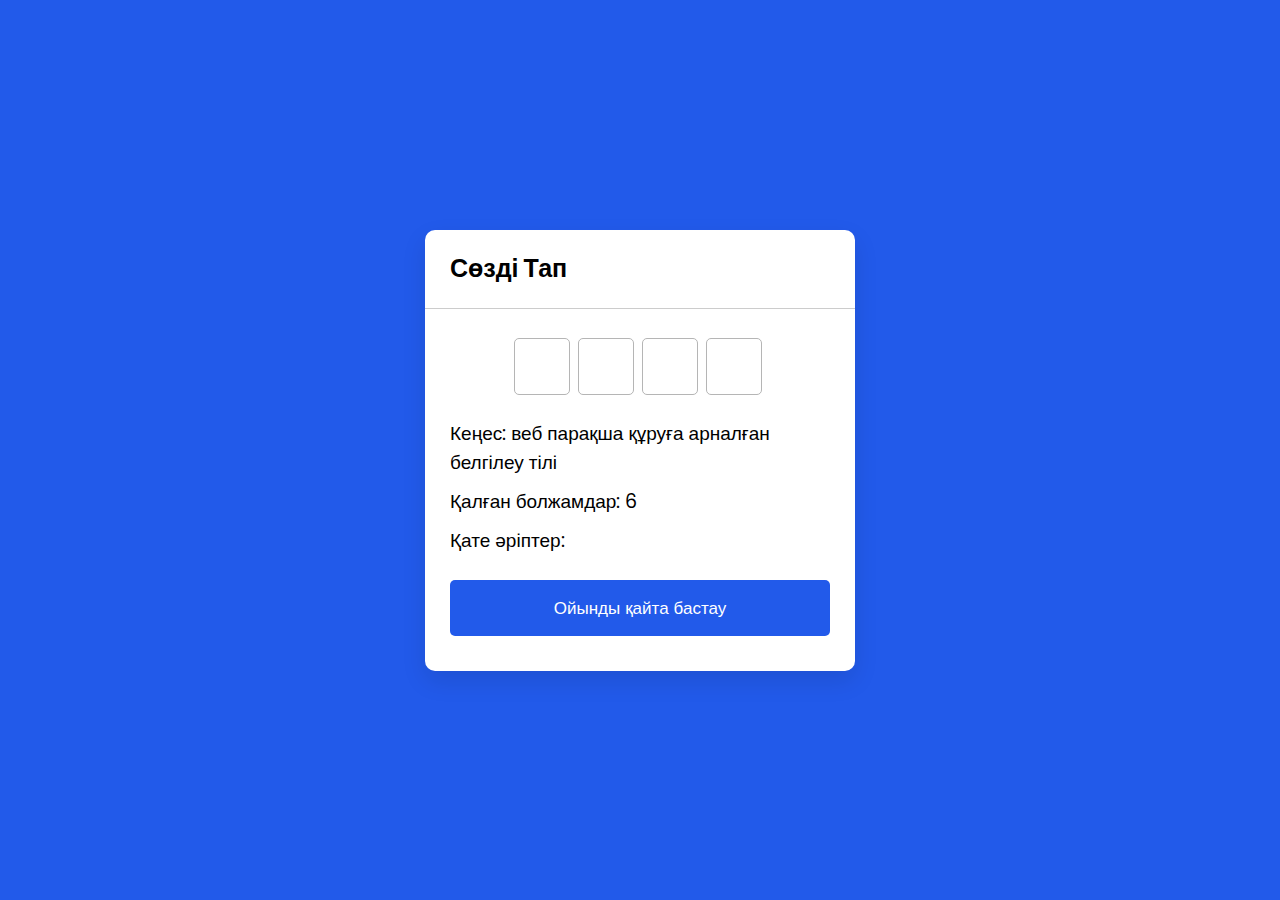
<file: game.html>
<!DOCTYPE html>
<html lang="en" dir="ltr">
  <head>
    <meta charset="utf-8">
    <title>Сөзді Тап Ойыны</title>
    <link rel="stylesheet" href="game\game.css">
    <meta name="viewport" content="width=device-width, initial-scale=1.0">
  </head>
  <body>
    <div class="wrapper">
      <h1>Сөзді Тап</h1>
      <div class="content">
        <input type="text" class="typing-input" maxlength="1">
        <div class="inputs"></div>
        <div class="details">
          <p class="hint">Кеңес: <span></span></p>
          <p class="guess-left">Қалған болжамдар: <span></span></p>
          <p class="wrong-letter">Қате әріптер: <span></span></p>
        </div>
        <button class="reset-btn">Ойынды қайта бастау</button>
      </div>
    </div>

    <script src="game\words.js"></script>
    <script src="game\game.js"></script>

  </body>
</html>
</file>
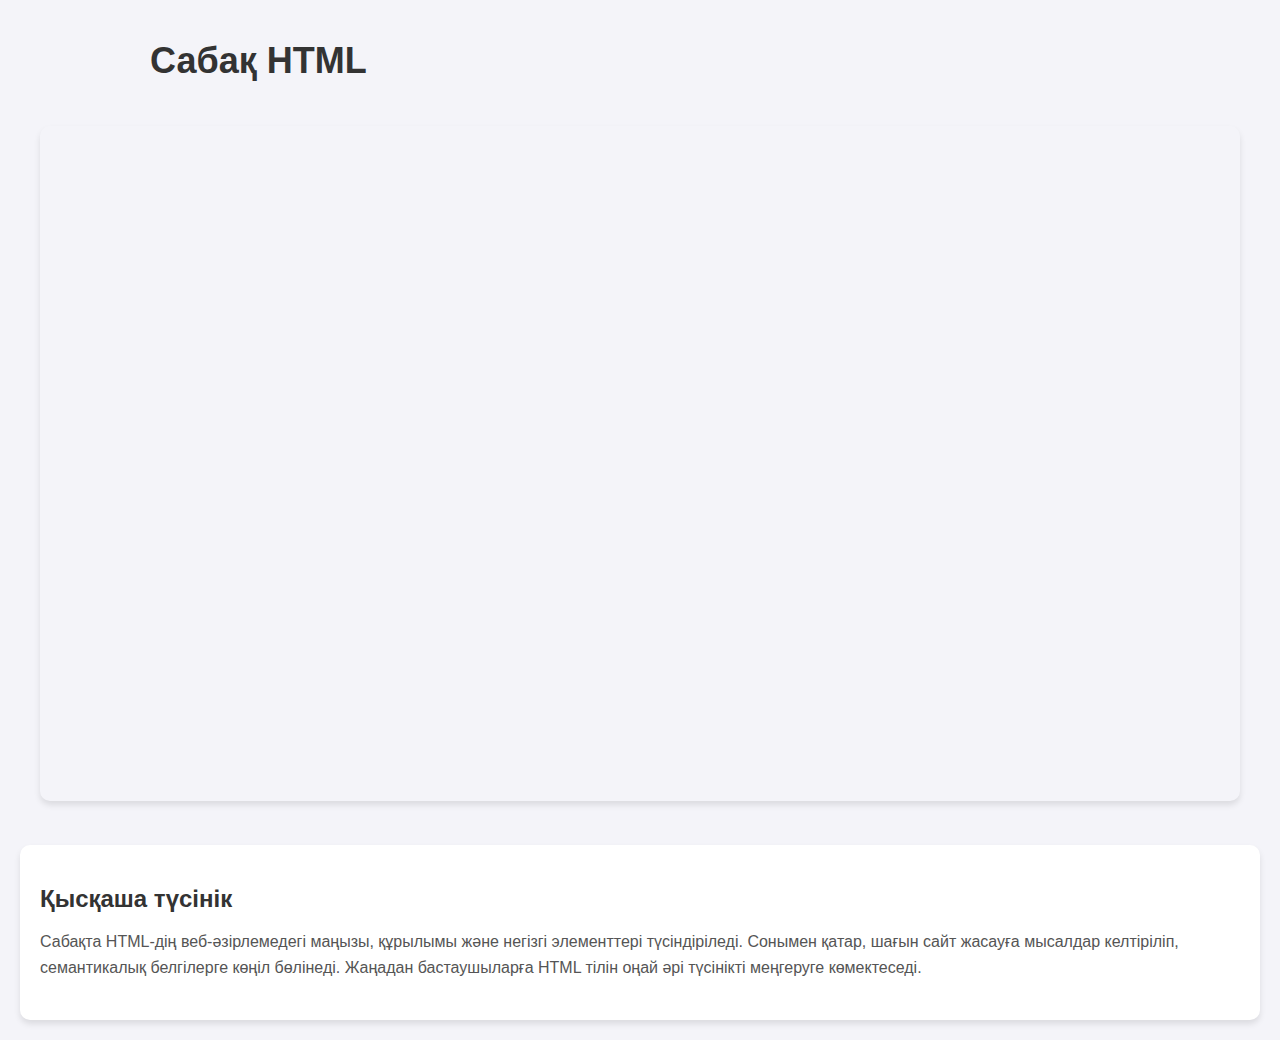
<file: course/htmlll.html>
<!DOCTYPE html>
<html lang="ru">
<head>
    <meta charset="UTF-8">
    <meta name="viewport" content="width=device-width, initial-scale=1.0">
    <title>Курстар тізімі</title>
    <link rel="stylesheet" href="course.css">
</head>
<body>
    <main>
        <h1 class="title">Сабақ HTML</h1>
        <div class="course-container">
            <div class="video-container">
                <iframe src="https://www.youtube.com/embed/JtZO7bp8BOY?si=TQUeuVuP1s_EMvOk" frameborder="0" allow="accelerometer; autoplay; encrypted-media; gyroscope; picture-in-picture" allowfullscreen></iframe>
            </div>
            <div class="course-description">
                <h2>Қысқаша түсінік</h2>
                <p class="description-text">
                    Сабақта HTML-дің веб-әзірлемедегі маңызы, құрылымы және негізгі элементтері түсіндіріледі. Сонымен қатар, шағын сайт жасауға мысалдар келтіріліп, семантикалық белгілерге көңіл бөлінеді. Жаңадан бастаушыларға HTML тілін оңай әрі түсінікті меңгеруге көмектеседі.
                </p>
            </div>
        </div>
    </main>
</body>
</html>
</file>
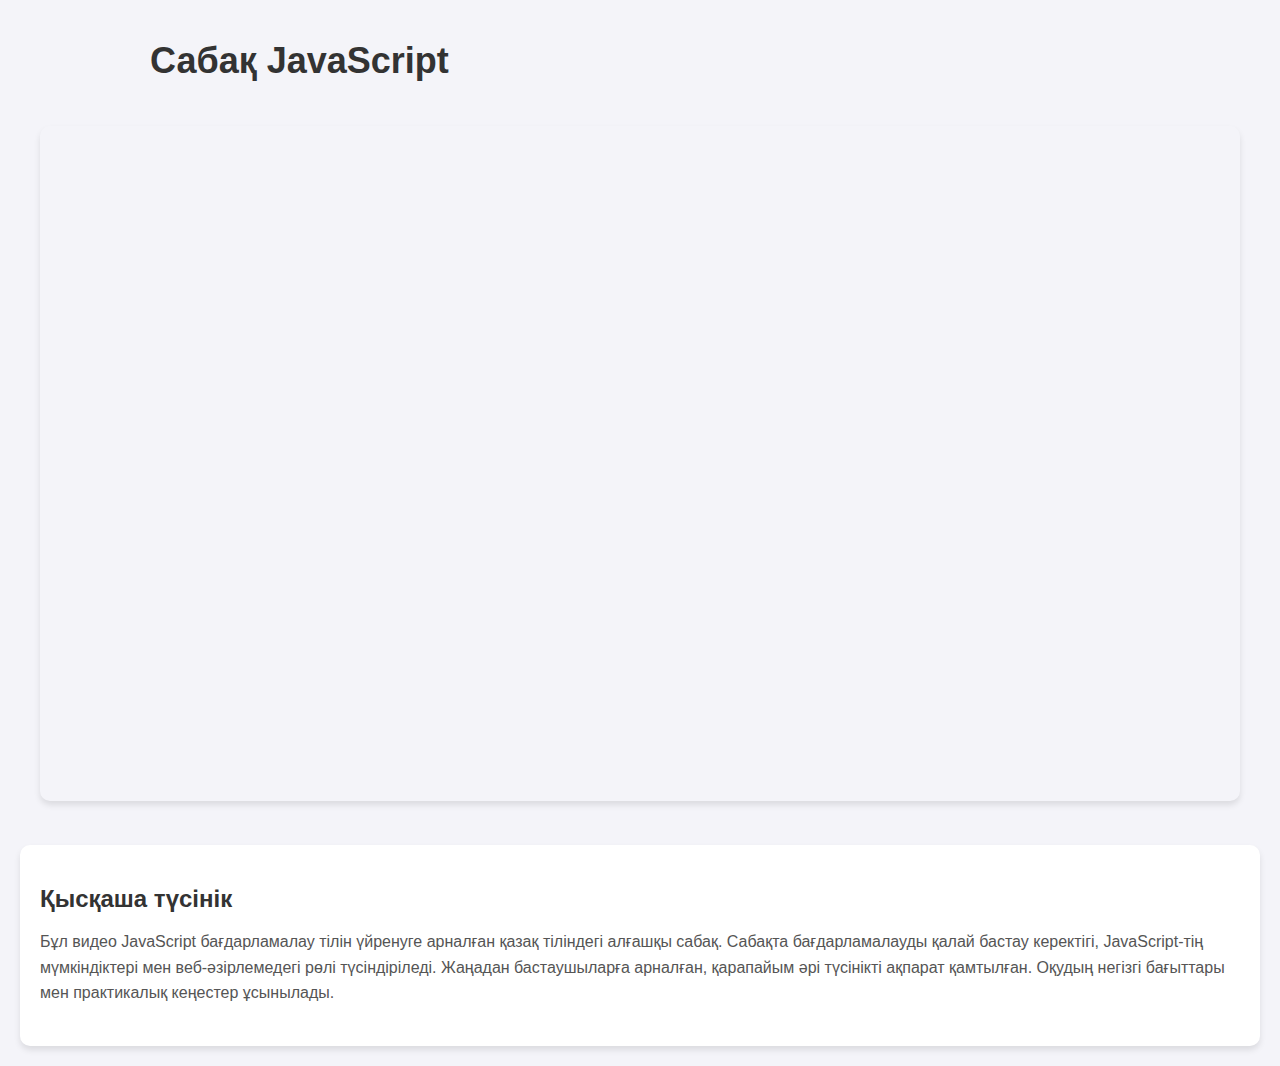
<file: course/js.html>
<!DOCTYPE html>
<html lang="ru">
<head>
    <meta charset="UTF-8">
    <meta name="viewport" content="width=device-width, initial-scale=1.0">
    <title>Курстар тізімі</title>
    <link rel="stylesheet" href="course.css">
</head>
<body>
    <main>
        <h1 class="title">Сабақ JavaScript</h1>
        <div class="course-container">
            <div class="video-container">
                <iframe src="https://www.youtube.com/embed/XApZ89gE0uI?si=QsOVNmOlGM8kzvo1" frameborder="0" allow="accelerometer; autoplay; encrypted-media; gyroscope; picture-in-picture" allowfullscreen></iframe>
            </div>
            <div class="course-description">
                <h2>Қысқаша түсінік</h2>
                <p class="description-text">
                    Бұл видео JavaScript бағдарламалау тілін үйренуге арналған қазақ тіліндегі алғашқы сабақ. Сабақта бағдарламалауды қалай бастау керектігі, JavaScript-тің мүмкіндіктері мен веб-әзірлемедегі рөлі түсіндіріледі. Жаңадан бастаушыларға арналған, қарапайым әрі түсінікті ақпарат қамтылған. Оқудың негізгі бағыттары мен практикалық кеңестер ұсынылады.
                </p>
            </div>
        </div>
    </main>
</body>
</html>
</file>
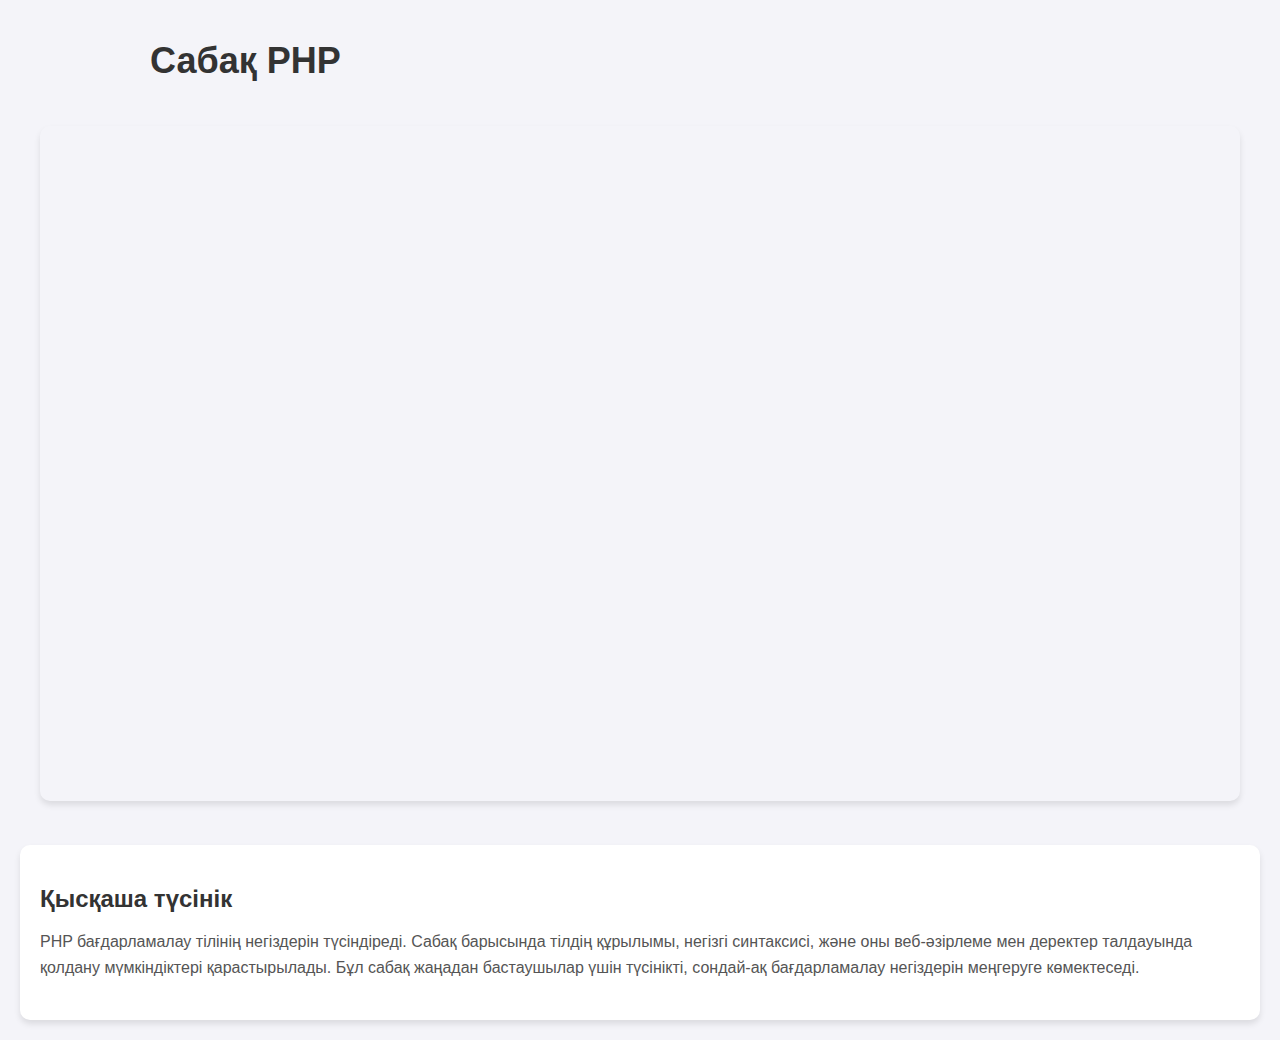
<file: course/PHP.html>
<!DOCTYPE html>
<html lang="ru">
<head>
    <meta charset="UTF-8">
    <meta name="viewport" content="width=device-width, initial-scale=1.0">
    <title>Курстар тізімі</title>
    <link rel="stylesheet" href="course.css">
</head>
<body>
    <main>
        <h1 class="title">Сабақ PHP</h1>
        <div class="course-container">
            <div class="video-container">
                <iframe src="https://www.youtube.com/embed/kCgEke5e1Ws?si=l9jf-dQBRCnlVOPq" frameborder="0" allow="accelerometer; autoplay; encrypted-media; gyroscope; picture-in-picture" allowfullscreen></iframe>
            </div>
            <div class="course-description">
                <h2>Қысқаша түсінік</h2>
                <p class="description-text">
                     PHP бағдарламалау тілінің негіздерін түсіндіреді. Сабақ барысында тілдің құрылымы, негізгі синтаксисі, және оны веб-әзірлеме мен деректер талдауында қолдану мүмкіндіктері қарастырылады. Бұл сабақ жаңадан бастаушылар үшін түсінікті, сондай-ақ бағдарламалау негіздерін меңгеруге көмектеседі.    
                </p>
            </div>
        </div>
    </main>
</body>
</html>
</file>
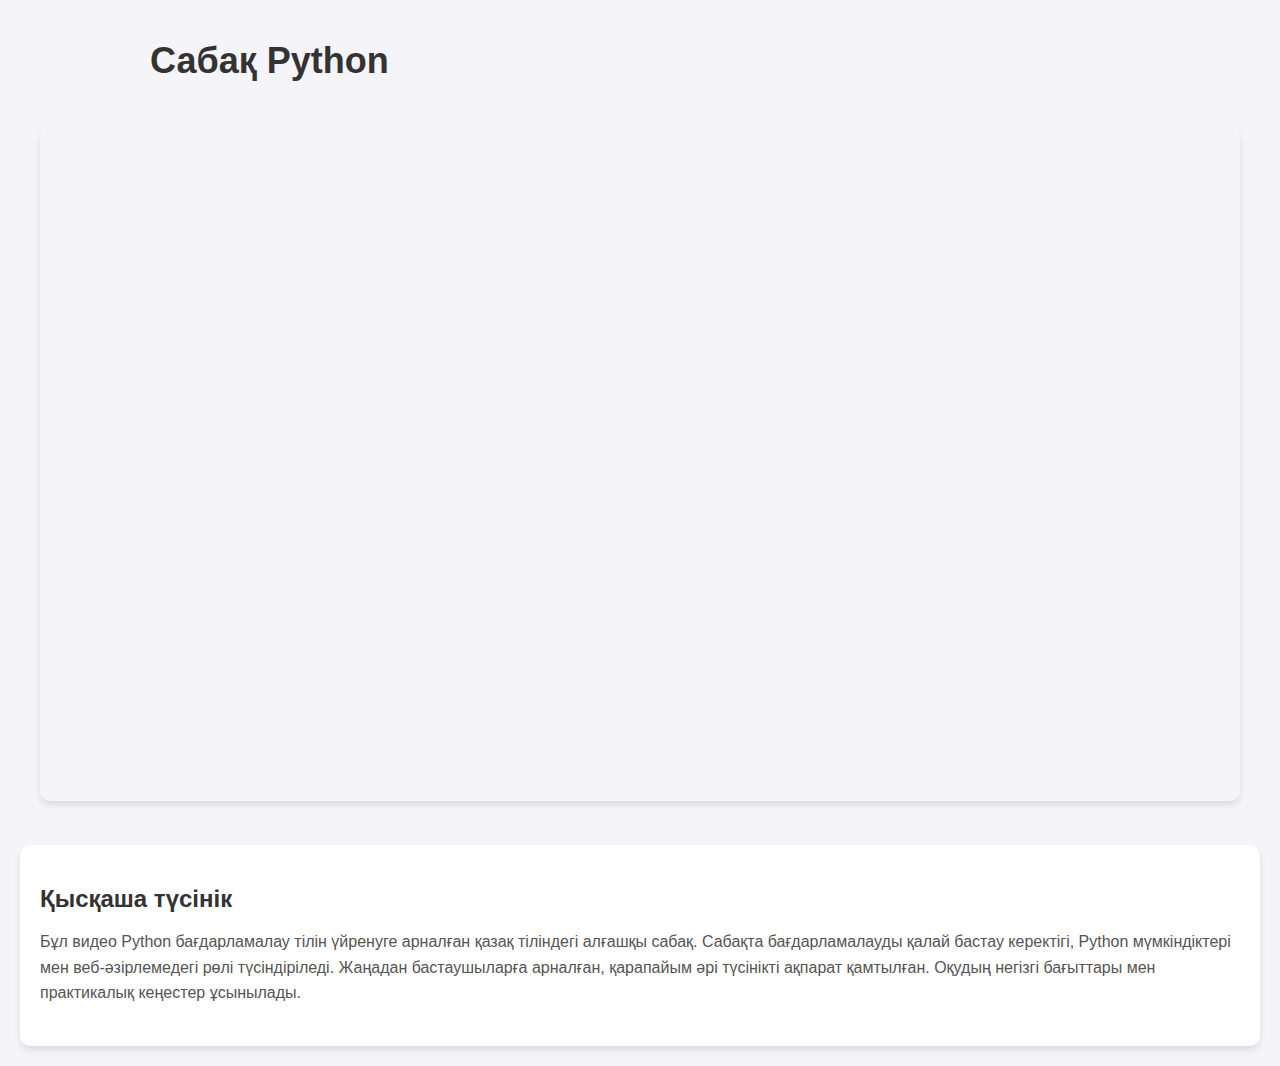
<file: course/Python.html>
<!DOCTYPE html>
<html lang="ru">
<head>
    <meta charset="UTF-8">
    <meta name="viewport" content="width=device-width, initial-scale=1.0">
    <title>Курстар тізімі</title>
    <link rel="stylesheet" href="course.css">
</head>
<body>
    <main>
        <h1 class="title">Сабақ Python</h1>
        <div class="course-container">
            <div class="video-container">
                <iframe src="https://www.youtube.com/embed/la_FZsaFIT0?si=_T77r3bWbXaS41Hs" frameborder="0" allow="accelerometer; autoplay; encrypted-media; gyroscope; picture-in-picture" allowfullscreen></iframe>
            </div>
            <div class="course-description">
                <h2>Қысқаша түсінік</h2>
                <p class="description-text">
                    Бұл видео Python бағдарламалау тілін үйренуге арналған қазақ тіліндегі алғашқы сабақ. Сабақта бағдарламалауды қалай бастау керектігі, Python мүмкіндіктері мен веб-әзірлемедегі рөлі түсіндіріледі. Жаңадан бастаушыларға арналған, қарапайым әрі түсінікті ақпарат қамтылған. Оқудың негізгі бағыттары мен практикалық кеңестер ұсынылады.
                </p>
            </div>
        </div>
    </main>
</body>
</html>
</file>
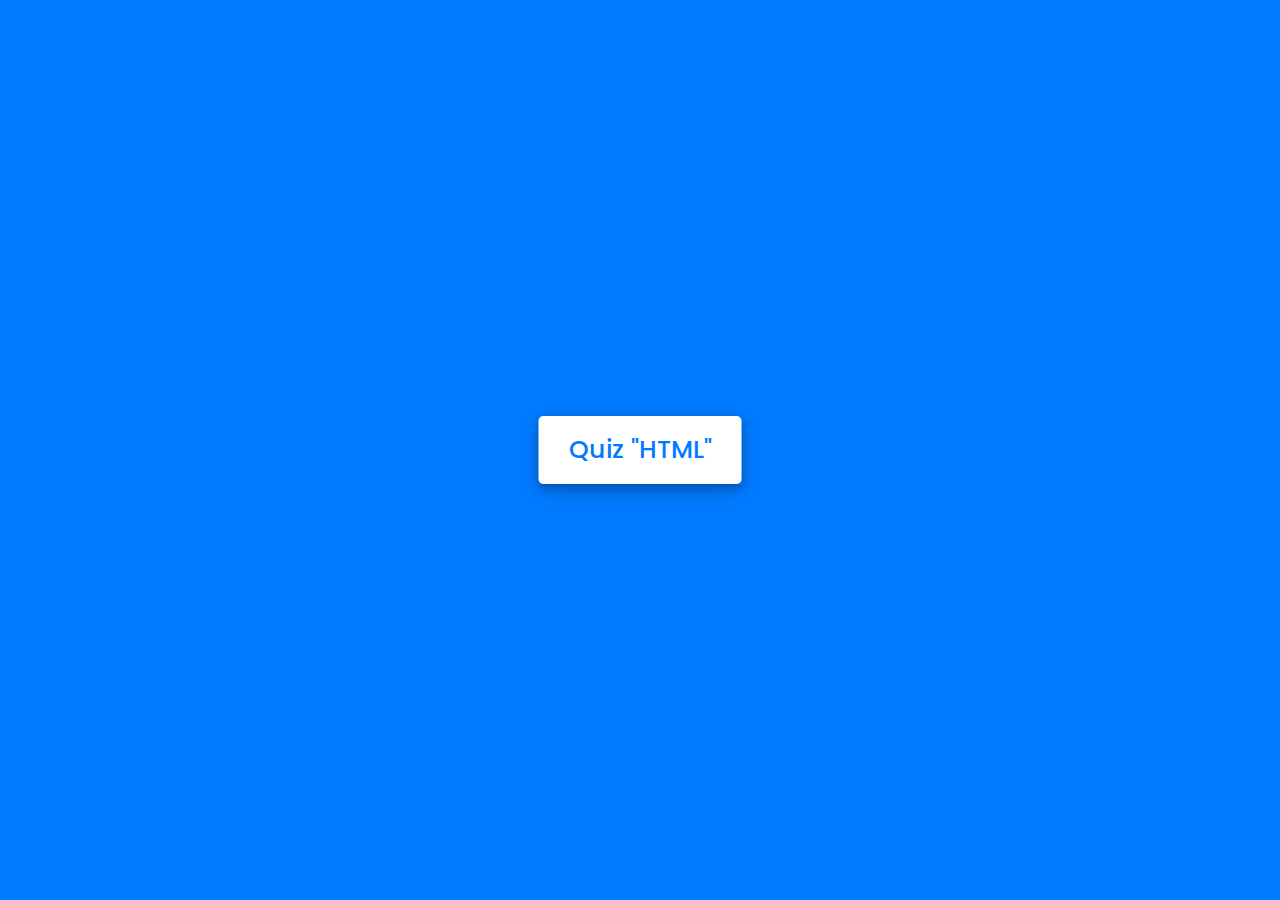
<file: quizlist/quiz1/quiz.html>
<!DOCTYPE html>
<html lang="en">
<head>
    <meta charset="UTF-8">
    <meta name="viewport" content="width=device-width, initial-scale=1.0">
    <meta name="viewport" content="width=device-width, initial-scale=1.0">

    <title>Тест</title>
    <link rel="stylesheet" href="style2.css">
    <link rel="stylesheet" href="https://cdnjs.cloudflare.com/ajax/libs/font-awesome/5.15.3/css/all.min.css"/>
</head>
<body>
    <!-- start Quiz button -->
    <div class="start_btn"><button>Quiz "HTML"</button></div>

    <!-- Info Box -->
    <div class="info_box">
        <div class="info-title"><span>Quiz-тест ережелері</span></div>
        <div class="info-list">
            <div class="info">1. Әр сұраққа небәрі <span>15 секунд</span> уақытыңыз болады.</div>
            <div class="info">2. Жауабыңызды таңдағаннан кейін оны қайтару мүмкін емес.</div>
            <div class="info">3. Уақыт біткеннен кейін ешбір опцияны таңдай алмайсыз.</div>
            <div class="info">4. Сіз өтіп жатқанда тесттен шыға алмайсыз.</div>
            <div class="info">5. Сіз дұрыс жауаптарыңыздың негізінде ұпай аласыз.</div>
        </div>
        <div class="buttons">
            <button class="quit">Шығу</button>
            <button class="restart">Бастау</button>
        </div>
    </div>

    <!-- Quiz Box -->
    <div class="quiz_box">
        <header>
            <div class="title">Quiz-тест</div>
            <div class="timer">
                <div class="time_left_txt">Уақыт</div>
                <div class="timer_sec">15</div>
            </div>
            <div class="time_line"></div>
        </header>
        <section>
            <div class="que_text">
                <!-- Here I've inserted question from JavaScript -->
            </div>
            <div class="option_list">
                <!-- Here I've inserted options from JavaScript -->
            </div>
        </section>

        <!-- footer of Quiz Box -->
        <footer>
            <div class="total_que">
                <!-- Here I've inserted Question Count Number from JavaScript -->
            </div>
            <button class="next_btn">Келесі сұрақ</button>
        </footer>
    </div>

    <!-- Result Box -->
    <div class="result_box">
        <div class="icon">
            <i class="fas fa-crown"></i>
        </div>
        <div class="complete_text">Сіз тестті аяқтадыңыз!</div>
        <div class="score_text">
            <!-- Here I've inserted Score Result from JavaScript -->
        </div>
        <div class="buttons">
            <button class="restart">Қайта өту</button>
            <button class="quit">Тестті аяқтау</button>
        </div>
    </div>

    <!-- Inside this JavaScript file I've inserted Questions and Options only -->
    <script src="questions.js"></script>

    <!-- Inside this JavaScript file I've coded all Quiz Codes -->
    <script src="quiz_sc.js"></script>

</body>
</html>
</file>
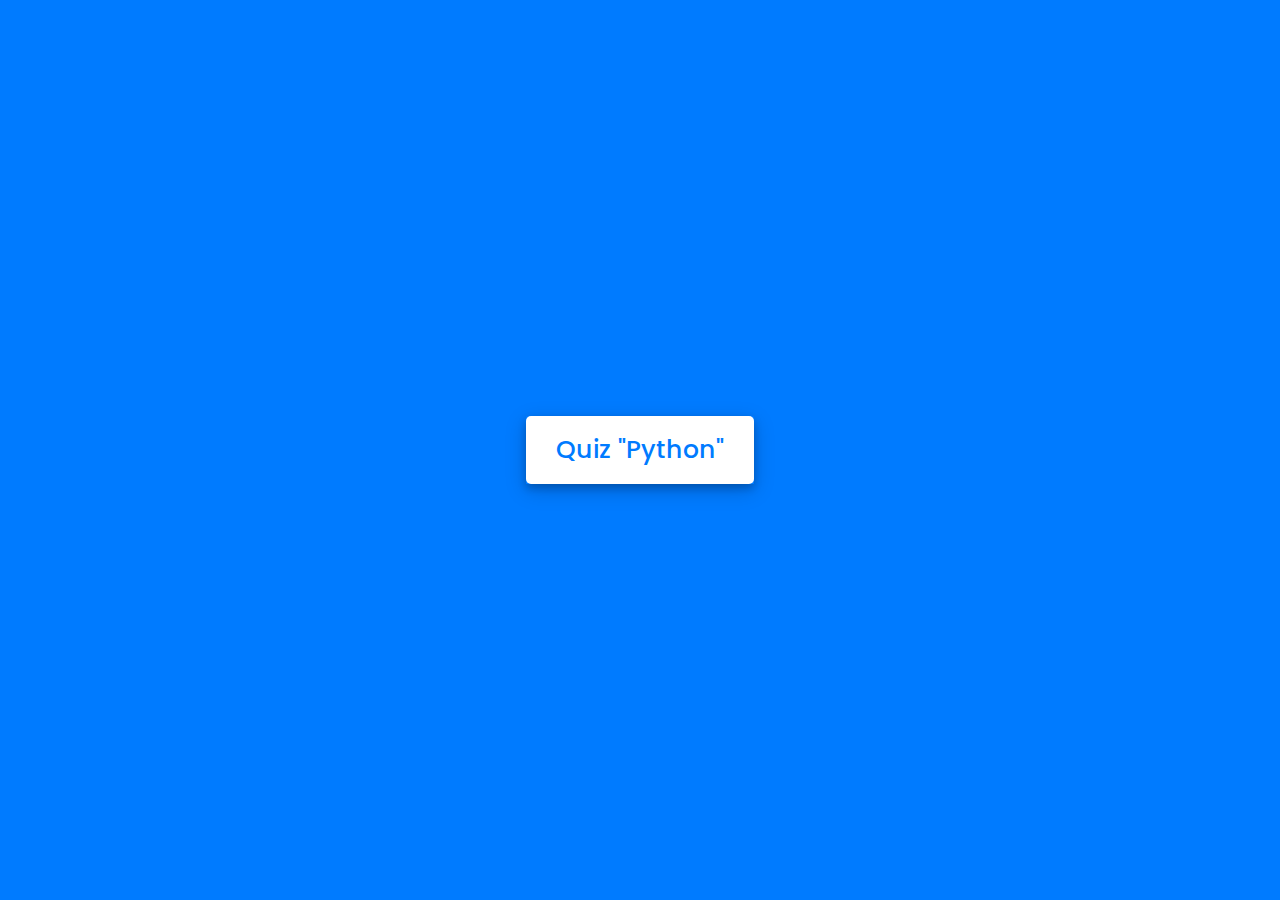
<file: quizlist/quiz2/quiz.html>
<!DOCTYPE html>
<html lang="en">
<head>
    <meta charset="UTF-8">
    <meta name="viewport" content="width=device-width, initial-scale=1.0">
    <meta name="viewport" content="width=device-width, initial-scale=1.0">

    <title>Тест</title>
    <link rel="stylesheet" href="style2.css">
    <link rel="stylesheet" href="https://cdnjs.cloudflare.com/ajax/libs/font-awesome/5.15.3/css/all.min.css"/>
</head>
<body>
    <!-- start Quiz button -->
    <div class="start_btn"><button>Quiz "Python"</button></div>

    <!-- Info Box -->
    <div class="info_box">
        <div class="info-title"><span>Quiz-тест ережелері</span></div>
        <div class="info-list">
            <div class="info">1. Әр сұраққа небәрі <span>15 секунд</span> уақытыңыз болады.</div>
            <div class="info">2. Жауабыңызды таңдағаннан кейін оны қайтару мүмкін емес.</div>
            <div class="info">3. Уақыт біткеннен кейін ешбір опцияны таңдай алмайсыз.</div>
            <div class="info">4. Сіз өтіп жатқанда тесттен шыға алмайсыз.</div>
            <div class="info">5. Сіз дұрыс жауаптарыңыздың негізінде ұпай аласыз.</div>
        </div>
        <div class="buttons">
            <button class="quit">Шығу</button>
            <button class="restart">Бастау</button>
        </div>
    </div>

    <!-- Quiz Box -->
    <div class="quiz_box">
        <header>
            <div class="title">Quiz-тест</div>
            <div class="timer">
                <div class="time_left_txt">Уақыт</div>
                <div class="timer_sec">15</div>
            </div>
            <div class="time_line"></div>
        </header>
        <section>
            <div class="que_text">
                <!-- Here I've inserted question from JavaScript -->
            </div>
            <div class="option_list">
                <!-- Here I've inserted options from JavaScript -->
            </div>
        </section>

        <!-- footer of Quiz Box -->
        <footer>
            <div class="total_que">
                <!-- Here I've inserted Question Count Number from JavaScript -->
            </div>
            <button class="next_btn">Келесі сұрақ</button>
        </footer>
    </div>

    <!-- Result Box -->
    <div class="result_box">
        <div class="icon">
            <i class="fas fa-crown"></i>
        </div>
        <div class="complete_text">Сіз тестті аяқтадыңыз!</div>
        <div class="score_text">
            <!-- Here I've inserted Score Result from JavaScript -->
        </div>
        <div class="buttons">
            <button class="restart">Қайта өту</button>
            <button class="quit">Тестті аяқтау</button>
        </div>
    </div>

    <!-- Inside this JavaScript file I've inserted Questions and Options only -->
    <script src="questions.js"></script>

    <!-- Inside this JavaScript file I've coded all Quiz Codes -->
    <script src="quiz_sc.js"></script>

</body>
</html>
</file>
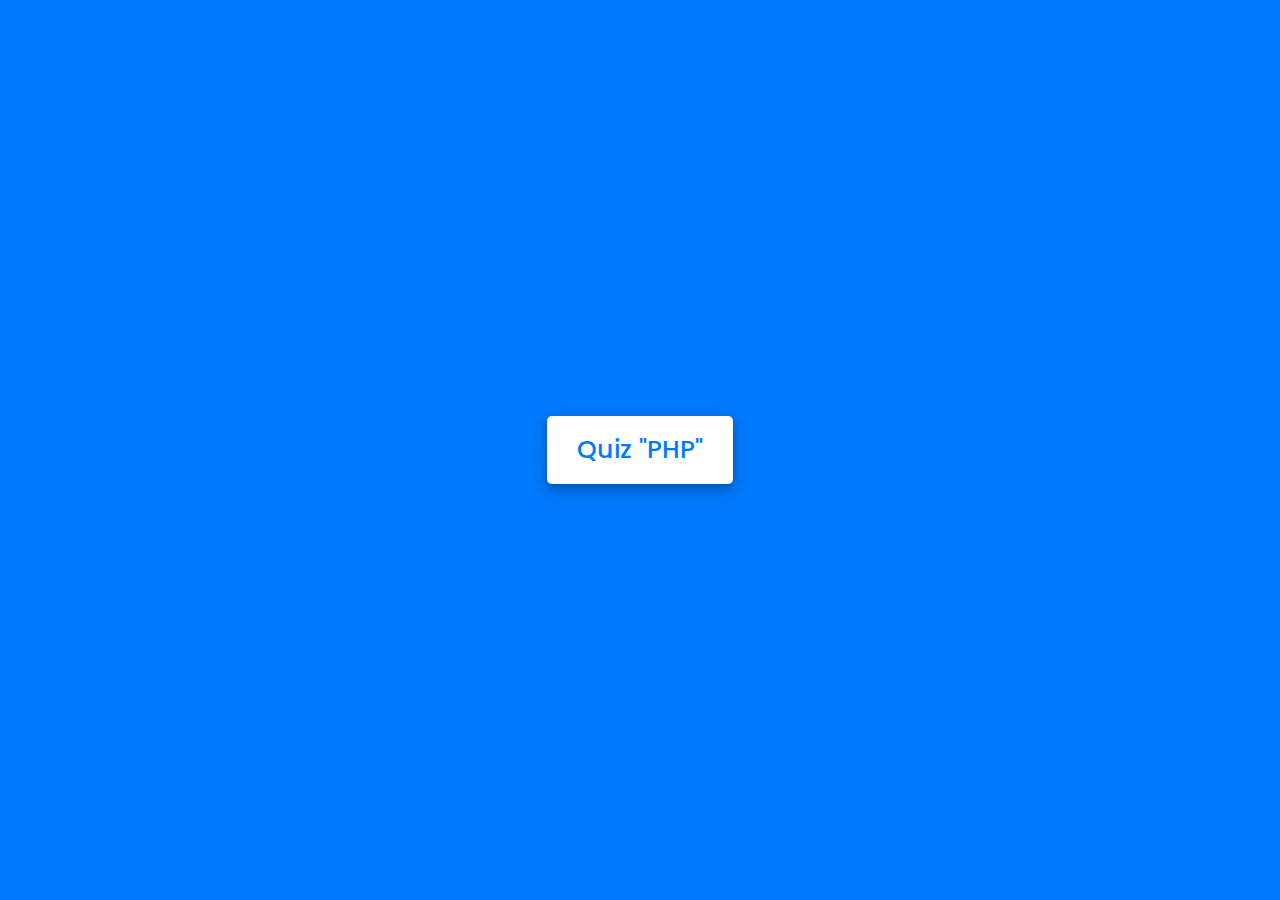
<file: quizlist/quiz3/quiz.html>
<!DOCTYPE html>
<html lang="en">
<head>
    <meta charset="UTF-8">
    <meta name="viewport" content="width=device-width, initial-scale=1.0">
    <meta name="viewport" content="width=device-width, initial-scale=1.0">

    <title>Тест</title>
    <link rel="stylesheet" href="style2.css">
    <link rel="stylesheet" href="https://cdnjs.cloudflare.com/ajax/libs/font-awesome/5.15.3/css/all.min.css"/>
</head>
<body>
    <!-- start Quiz button -->
    <div class="start_btn"><button>Quiz "PHP"</button></div>

    <!-- Info Box -->
    <div class="info_box">
        <div class="info-title"><span>Quiz-тест ережелері</span></div>
        <div class="info-list">
            <div class="info">1. Әр сұраққа небәрі <span>15 секунд</span> уақытыңыз болады.</div>
            <div class="info">2. Жауабыңызды таңдағаннан кейін оны қайтару мүмкін емес.</div>
            <div class="info">3. Уақыт біткеннен кейін ешбір опцияны таңдай алмайсыз.</div>
            <div class="info">4. Сіз өтіп жатқанда тесттен шыға алмайсыз.</div>
            <div class="info">5. Сіз дұрыс жауаптарыңыздың негізінде ұпай аласыз.</div>
        </div>
        <div class="buttons">
            <button class="quit">Шығу</button>
            <button class="restart">Бастау</button>
        </div>
    </div>

    <!-- Quiz Box -->
    <div class="quiz_box">
        <header>
            <div class="title">Quiz-тест</div>
            <div class="timer">
                <div class="time_left_txt">Уақыт</div>
                <div class="timer_sec">15</div>
            </div>
            <div class="time_line"></div>
        </header>
        <section>
            <div class="que_text">
                <!-- Here I've inserted question from JavaScript -->
            </div>
            <div class="option_list">
                <!-- Here I've inserted options from JavaScript -->
            </div>
        </section>

        <!-- footer of Quiz Box -->
        <footer>
            <div class="total_que">
                <!-- Here I've inserted Question Count Number from JavaScript -->
            </div>
            <button class="next_btn">Келесі сұрақ</button>
        </footer>
    </div>

    <!-- Result Box -->
    <div class="result_box">
        <div class="icon">
            <i class="fas fa-crown"></i>
        </div>
        <div class="complete_text">Сіз тестті аяқтадыңыз!</div>
        <div class="score_text">
            <!-- Here I've inserted Score Result from JavaScript -->
        </div>
        <div class="buttons">
            <button class="restart">Қайта өту</button>
            <button class="quit">Тестті аяқтау</button>
        </div>
    </div>

    <!-- Inside this JavaScript file I've inserted Questions and Options only -->
    <script src="questions.js"></script>

    <!-- Inside this JavaScript file I've coded all Quiz Codes -->
    <script src="quiz_sc.js"></script>

</body>
</html>
</file>
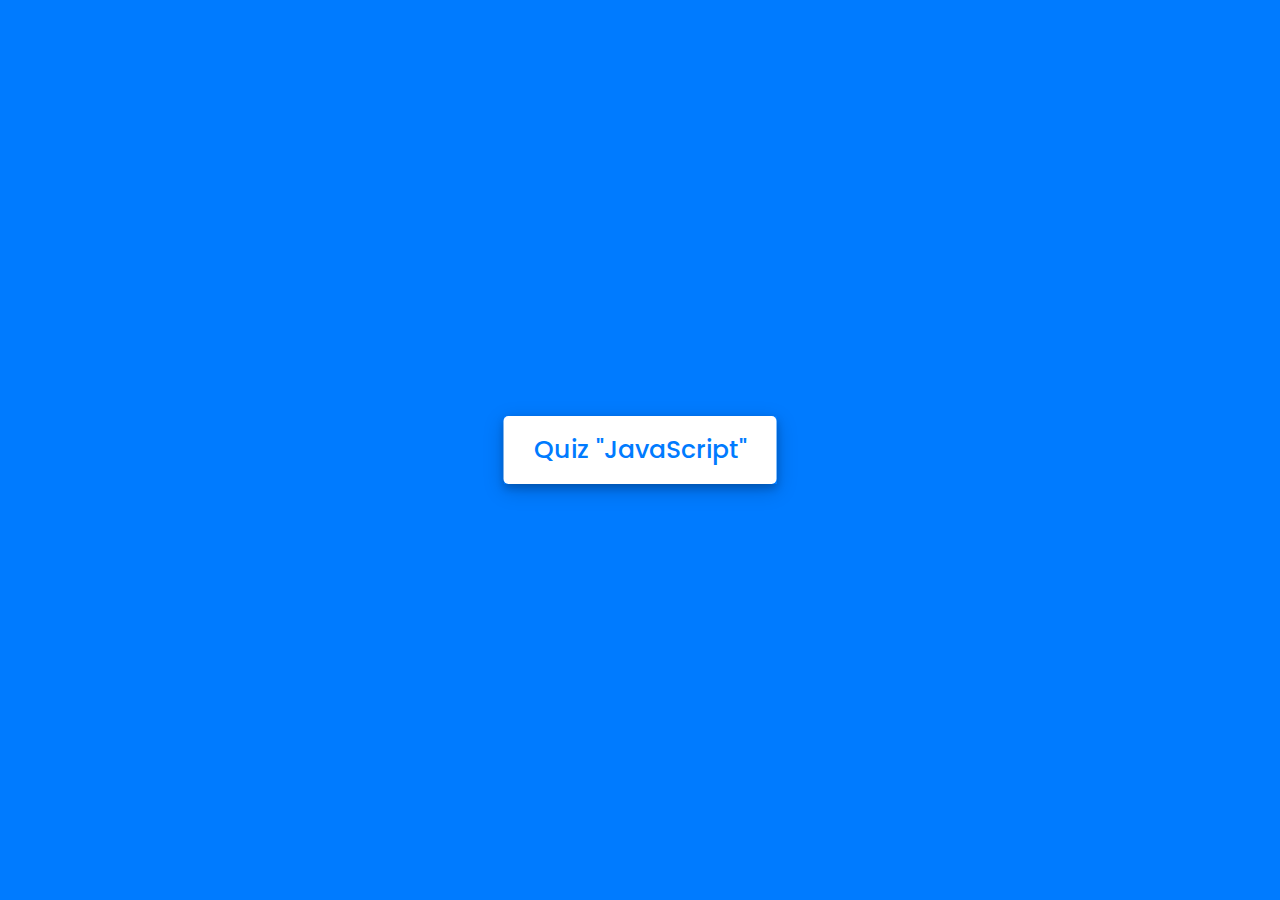
<file: quizlist/quiz4/quiz.html>
<!DOCTYPE html>
<html lang="en">
<head>
    <meta charset="UTF-8">
    <meta name="viewport" content="width=device-width, initial-scale=1.0">
    <meta name="viewport" content="width=device-width, initial-scale=1.0">

    <title>Тест</title>
    <link rel="stylesheet" href="style2.css">
    <link rel="stylesheet" href="https://cdnjs.cloudflare.com/ajax/libs/font-awesome/5.15.3/css/all.min.css"/>
</head>
<body>
    <!-- start Quiz button -->
    <div class="start_btn"><button>Quiz "JavaScript"</button></div>

    <!-- Info Box -->
    <div class="info_box">
        <div class="info-title"><span>Quiz-тест ережелері</span></div>
        <div class="info-list">
            <div class="info">1. Әр сұраққа небәрі <span>15 секунд</span> уақытыңыз болады.</div>
            <div class="info">2. Жауабыңызды таңдағаннан кейін оны қайтару мүмкін емес.</div>
            <div class="info">3. Уақыт біткеннен кейін ешбір опцияны таңдай алмайсыз.</div>
            <div class="info">4. Сіз өтіп жатқанда тесттен шыға алмайсыз.</div>
            <div class="info">5. Сіз дұрыс жауаптарыңыздың негізінде ұпай аласыз.</div>
        </div>
        <div class="buttons">
            <button class="quit">Шығу</button>
            <button class="restart">Бастау</button>
        </div>
    </div>

    <!-- Quiz Box -->
    <div class="quiz_box">
        <header>
            <div class="title">Quiz-тест</div>
            <div class="timer">
                <div class="time_left_txt">Уақыт</div>
                <div class="timer_sec">15</div>
            </div>
            <div class="time_line"></div>
        </header>
        <section>
            <div class="que_text">
                <!-- Here I've inserted question from JavaScript -->
            </div>
            <div class="option_list">
                <!-- Here I've inserted options from JavaScript -->
            </div>
        </section>

        <!-- footer of Quiz Box -->
        <footer>
            <div class="total_que">
                <!-- Here I've inserted Question Count Number from JavaScript -->
            </div>
            <button class="next_btn">Келесі сұрақ</button>
        </footer>
    </div>

    <!-- Result Box -->
    <div class="result_box">
        <div class="icon">
            <i class="fas fa-crown"></i>
        </div>
        <div class="complete_text">Сіз тестті аяқтадыңыз!</div>
        <div class="score_text">
            <!-- Here I've inserted Score Result from JavaScript -->
        </div>
        <div class="buttons">
            <button class="restart">Қайта өту</button>
            <button class="quit">Тестті аяқтау</button>
        </div>
    </div>

    <!-- Inside this JavaScript file I've inserted Questions and Options only -->
    <script src="questions.js"></script>

    <!-- Inside this JavaScript file I've coded all Quiz Codes -->
    <script src="quiz_sc.js"></script>

</body>
</html>
</file>
<file: course/course.css>
/* Общие стили для всей страницы */
body {
    font-family: Arial, sans-serif;
    margin: 0;
    padding: 0;
    background-color: #f4f4f9;
}

/* Основной заголовок */
.title {
    text-align: start;
    margin-top: 40px;
    margin-left: 150px;
    font-size: 36px;
    color: #333;
}

/* Контейнер для курса */
.course-container {
    display: flex;
    flex-direction: column;
    align-items: center;
    margin-top: 20px;
    padding: 20px;
}

/* Контейнер для видео */
.video-container {
    width: 100%;
    max-width: 1200px; /* Ширина как у основной страницы */
    margin-bottom: 20px;
}

.video-container iframe {
    width: 100%;
    height: 675px; /* Высота как у YouTube */
    border-radius: 10px;
    box-shadow: 0 4px 6px rgba(0, 0, 0, 0.1);
}

/* Описание курса */
.course-description {
    width: 100%;
    max-width: 1200px; /* Ширина как у основной страницы */
    padding: 20px;
    background-color: #fff;
    box-shadow: 0 4px 6px rgba(0, 0, 0, 0.1);
    border-radius: 10px;
    text-align: left;
    margin-top: 20px;
}

/* Заголовок описания */
.course-description h2 {
    font-size: 24px;
    color: #333;
    margin-bottom: 10px;
}

/* Текст описания */
.description-text {
    font-size: 16px;
    color: #555;
    margin-bottom: 20px;
    line-height: 1.6;
}

/* Кнопка "Пройти тесты" */
.btn-start-test {
    display: inline-block;
    padding: 10px 20px;
    font-size: 16px;
    background-color: #1775F1;;
    color: #fff;
    text-decoration: none;
    border-radius: 5px;
    transition: background-color 0.3s ease;
}

.btn-start-test:hover {
    background-color: #1775F1;;
}
</file>
<file: quizlist/quiz1/style2.css>
/* importing google fonts */
@import url('https://fonts.googleapis.com/css2?family=Poppins:wght@200;300;400;500;600;700&display=swap');
*{
    margin: 0;
    padding: 0;
    box-sizing: border-box;
    font-family: 'Poppins', sans-serif;
}

body{
    background: #007bff;
}

::selection{
    color: #fff;
    background: #007bff;
}

.start_btn,
.info_box,
.quiz_box,
.result_box{
    position: absolute;
    top: 50%;
    left: 50%;
    transform: translate(-50%, -50%);
    box-shadow: 0 4px 8px 0 rgba(0, 0, 0, 0.2), 
                0 6px 20px 0 rgba(0, 0, 0, 0.19);
}

.info_box.activeInfo,
.quiz_box.activeQuiz,
.result_box.activeResult{
    opacity: 1;
    z-index: 5;
    pointer-events: auto;
    transform: translate(-50%, -50%) scale(1);
}

.start_btn button{
    font-size: 25px;
    font-weight: 500;
    color: #007bff;
    padding: 15px 30px;
    outline: none;
    border: none;
    border-radius: 5px;
    background: #fff;
    cursor: pointer;
}

.info_box{
    width: 540px;
    background: #fff;
    border-radius: 5px;
    transform: translate(-50%, -50%) scale(0.9);
    opacity: 0;
    pointer-events: none;
    transition: all 0.3s ease;
}

.info_box .info-title{
    height: 60px;
    width: 100%;
    border-bottom: 1px solid lightgrey;
    display: flex;
    align-items: center;
    padding: 0 30px;
    border-radius: 5px 5px 0 0;
    font-size: 20px;
    font-weight: 600;
}

.info_box .info-list{
    padding: 15px 30px;
}

.info_box .info-list .info{
    margin: 5px 0;
    font-size: 17px;
}

.info_box .info-list .info span{
    font-weight: 600;
    color: #007bff;
}
.info_box .buttons{
    height: 60px;
    display: flex;
    align-items: center;
    justify-content: flex-end;
    padding: 0 30px;
    border-top: 1px solid lightgrey;
}

.info_box .buttons button{
    margin: 0 5px;
    height: 40px;
    width: 100px;
    font-size: 16px;
    font-weight: 500;
    cursor: pointer;
    border: none;
    outline: none;
    border-radius: 5px;
    border: 1px solid #007bff;
    transition: all 0.3s ease;
}

.quiz_box{
    width: 550px;
    background: #fff;
    border-radius: 5px;
    transform: translate(-50%, -50%) scale(0.9);
    opacity: 0;
    pointer-events: none;
    transition: all 0.3s ease;
}

.quiz_box header{
    position: relative;
    z-index: 2;
    height: 70px;
    padding: 0 30px;
    background: #fff;
    border-radius: 5px 5px 0 0;
    display: flex;
    align-items: center;
    justify-content: space-between;
    box-shadow: 0px 3px 5px 1px rgba(0,0,0,0.1);
}

.quiz_box header .title{
    font-size: 20px;
    font-weight: 600;
}

.quiz_box header .timer{
    color: #004085;
    background: #cce5ff;
    border: 1px solid #b8daff;
    height: 45px;
    padding: 0 8px;
    border-radius: 5px;
    display: flex;
    align-items: center;
    justify-content: space-between;
    width: 145px;
}

.quiz_box header .timer .time_left_txt{
    font-weight: 400;
    font-size: 17px;
    user-select: none;
}

.quiz_box header .timer .timer_sec{
    font-size: 18px;
    font-weight: 500;
    height: 30px;
    width: 45px;
    color: #fff;
    border-radius: 5px;
    line-height: 30px;
    text-align: center;
    background: #343a40;
    border: 1px solid #343a40;
    user-select: none;
}

.quiz_box header .time_line{
    position: absolute;
    bottom: 0px;
    left: 0px;
    height: 3px;
    background: #007bff;
}

section{
    padding: 25px 30px 20px 30px;
    background: #fff;
}

section .que_text{
    font-size: 25px;
    font-weight: 600;
}

section .option_list{
    padding: 20px 0px;
    display: block;   
}

section .option_list .option{
    background: aliceblue;
    border: 1px solid #84c5fe;
    border-radius: 5px;
    padding: 8px 15px;
    font-size: 17px;
    margin-bottom: 15px;
    cursor: pointer;
    transition: all 0.3s ease;
    display: flex;
    align-items: center;
    justify-content: space-between;
}

section .option_list .option:last-child{
    margin-bottom: 0px;
}

section .option_list .option:hover{
    color: #004085;
    background: #cce5ff;
    border: 1px solid #b8daff;
}

section .option_list .option.correct{
    color: #155724;
    background: #d4edda;
    border: 1px solid #c3e6cb;
}

section .option_list .option.incorrect{
    color: #721c24;
    background: #f8d7da;
    border: 1px solid #f5c6cb;
}

section .option_list .option.disabled{
    pointer-events: none;
}

section .option_list .option .icon{
    height: 26px;
    width: 26px;
    border: 2px solid transparent;
    border-radius: 50%;
    text-align: center;
    font-size: 13px;
    pointer-events: none;
    transition: all 0.3s ease;
    line-height: 24px;
}
.option_list .option .icon.tick{
    color: #23903c;
    border-color: #23903c;
    background: #d4edda;
}

.option_list .option .icon.cross{
    color: #a42834;
    background: #f8d7da;
    border-color: #a42834;
}

footer{
    height: 60px;
    padding: 0 30px;
    display: flex;
    align-items: center;
    justify-content: space-between;
    border-top: 1px solid lightgrey;
}

footer .total_que span{
    display: flex;
    user-select: none;
}

footer .total_que span p{
    font-weight: 500;
    padding: 0 5px;
}

footer .total_que span p:first-child{
    padding-left: 0px;
}

footer button{
    height: 40px;
    padding: 0 13px;
    font-size: 18px;
    font-weight: 400;
    cursor: pointer;
    border: none;
    outline: none;
    color: #fff;
    border-radius: 5px;
    background: #007bff;
    border: 1px solid #007bff;
    line-height: 10px;
    opacity: 0;
    pointer-events: none;
    transform: scale(0.95);
    transition: all 0.3s ease;
}

footer button:hover{
    background: #0263ca;
}

footer button.show{
    opacity: 1;
    pointer-events: auto;
    transform: scale(1);
}

.result_box{
    background: #fff;
    border-radius: 5px;
    display: flex;
    padding: 25px 30px;
    width: 450px;
    align-items: center;
    flex-direction: column;
    justify-content: center;
    transform: translate(-50%, -50%) scale(0.9);
    opacity: 0;
    pointer-events: none;
    transition: all 0.3s ease;
}

.result_box .icon{
    font-size: 100px;
    color: #007bff;
    margin-bottom: 10px;
}

.result_box .complete_text{
    font-size: 20px;
    font-weight: 500;
}

.result_box .score_text span{
    display: flex;
    margin: 10px 0;
    font-size: 18px;
    font-weight: 500;
}

.result_box .score_text span p{
    padding: 0 4px;
    font-weight: 600;
}

.result_box .buttons{
    display: flex;
    margin: 20px 0;
}

.result_box .buttons button{
    margin: 0 10px;
    height: 45px;
    padding: 0 20px;
    font-size: 18px;
    font-weight: 500;
    cursor: pointer;
    border: none;
    outline: none;
    border-radius: 5px;
    border: 1px solid #007bff;
    transition: all 0.3s ease;
}

.buttons button.restart{
    color: #fff;
    background: #007bff;
}

.buttons button.restart:hover{
    background: #0263ca;
}

.buttons button.quit{
    color: #007bff;
    background: #fff;
}

.buttons button.quit:hover{
    color: #fff;
    background: #007bff;
}
</file>
<file: quizlist/quiz2/style2.css>
/* importing google fonts */
@import url('https://fonts.googleapis.com/css2?family=Poppins:wght@200;300;400;500;600;700&display=swap');
*{
    margin: 0;
    padding: 0;
    box-sizing: border-box;
    font-family: 'Poppins', sans-serif;
}

body{
    background: #007bff;
}

::selection{
    color: #fff;
    background: #007bff;
}

.start_btn,
.info_box,
.quiz_box,
.result_box{
    position: absolute;
    top: 50%;
    left: 50%;
    transform: translate(-50%, -50%);
    box-shadow: 0 4px 8px 0 rgba(0, 0, 0, 0.2), 
                0 6px 20px 0 rgba(0, 0, 0, 0.19);
}

.info_box.activeInfo,
.quiz_box.activeQuiz,
.result_box.activeResult{
    opacity: 1;
    z-index: 5;
    pointer-events: auto;
    transform: translate(-50%, -50%) scale(1);
}

.start_btn button{
    font-size: 25px;
    font-weight: 500;
    color: #007bff;
    padding: 15px 30px;
    outline: none;
    border: none;
    border-radius: 5px;
    background: #fff;
    cursor: pointer;
}

.info_box{
    width: 540px;
    background: #fff;
    border-radius: 5px;
    transform: translate(-50%, -50%) scale(0.9);
    opacity: 0;
    pointer-events: none;
    transition: all 0.3s ease;
}

.info_box .info-title{
    height: 60px;
    width: 100%;
    border-bottom: 1px solid lightgrey;
    display: flex;
    align-items: center;
    padding: 0 30px;
    border-radius: 5px 5px 0 0;
    font-size: 20px;
    font-weight: 600;
}

.info_box .info-list{
    padding: 15px 30px;
}

.info_box .info-list .info{
    margin: 5px 0;
    font-size: 17px;
}

.info_box .info-list .info span{
    font-weight: 600;
    color: #007bff;
}
.info_box .buttons{
    height: 60px;
    display: flex;
    align-items: center;
    justify-content: flex-end;
    padding: 0 30px;
    border-top: 1px solid lightgrey;
}

.info_box .buttons button{
    margin: 0 5px;
    height: 40px;
    width: 100px;
    font-size: 16px;
    font-weight: 500;
    cursor: pointer;
    border: none;
    outline: none;
    border-radius: 5px;
    border: 1px solid #007bff;
    transition: all 0.3s ease;
}

.quiz_box{
    width: 550px;
    background: #fff;
    border-radius: 5px;
    transform: translate(-50%, -50%) scale(0.9);
    opacity: 0;
    pointer-events: none;
    transition: all 0.3s ease;
}

.quiz_box header{
    position: relative;
    z-index: 2;
    height: 70px;
    padding: 0 30px;
    background: #fff;
    border-radius: 5px 5px 0 0;
    display: flex;
    align-items: center;
    justify-content: space-between;
    box-shadow: 0px 3px 5px 1px rgba(0,0,0,0.1);
}

.quiz_box header .title{
    font-size: 20px;
    font-weight: 600;
}

.quiz_box header .timer{
    color: #004085;
    background: #cce5ff;
    border: 1px solid #b8daff;
    height: 45px;
    padding: 0 8px;
    border-radius: 5px;
    display: flex;
    align-items: center;
    justify-content: space-between;
    width: 145px;
}

.quiz_box header .timer .time_left_txt{
    font-weight: 400;
    font-size: 17px;
    user-select: none;
}

.quiz_box header .timer .timer_sec{
    font-size: 18px;
    font-weight: 500;
    height: 30px;
    width: 45px;
    color: #fff;
    border-radius: 5px;
    line-height: 30px;
    text-align: center;
    background: #343a40;
    border: 1px solid #343a40;
    user-select: none;
}

.quiz_box header .time_line{
    position: absolute;
    bottom: 0px;
    left: 0px;
    height: 3px;
    background: #007bff;
}

section{
    padding: 25px 30px 20px 30px;
    background: #fff;
}

section .que_text{
    font-size: 25px;
    font-weight: 600;
}

section .option_list{
    padding: 20px 0px;
    display: block;   
}

section .option_list .option{
    background: aliceblue;
    border: 1px solid #84c5fe;
    border-radius: 5px;
    padding: 8px 15px;
    font-size: 17px;
    margin-bottom: 15px;
    cursor: pointer;
    transition: all 0.3s ease;
    display: flex;
    align-items: center;
    justify-content: space-between;
}

section .option_list .option:last-child{
    margin-bottom: 0px;
}

section .option_list .option:hover{
    color: #004085;
    background: #cce5ff;
    border: 1px solid #b8daff;
}

section .option_list .option.correct{
    color: #155724;
    background: #d4edda;
    border: 1px solid #c3e6cb;
}

section .option_list .option.incorrect{
    color: #721c24;
    background: #f8d7da;
    border: 1px solid #f5c6cb;
}

section .option_list .option.disabled{
    pointer-events: none;
}

section .option_list .option .icon{
    height: 26px;
    width: 26px;
    border: 2px solid transparent;
    border-radius: 50%;
    text-align: center;
    font-size: 13px;
    pointer-events: none;
    transition: all 0.3s ease;
    line-height: 24px;
}
.option_list .option .icon.tick{
    color: #23903c;
    border-color: #23903c;
    background: #d4edda;
}

.option_list .option .icon.cross{
    color: #a42834;
    background: #f8d7da;
    border-color: #a42834;
}

footer{
    height: 60px;
    padding: 0 30px;
    display: flex;
    align-items: center;
    justify-content: space-between;
    border-top: 1px solid lightgrey;
}

footer .total_que span{
    display: flex;
    user-select: none;
}

footer .total_que span p{
    font-weight: 500;
    padding: 0 5px;
}

footer .total_que span p:first-child{
    padding-left: 0px;
}

footer button{
    height: 40px;
    padding: 0 13px;
    font-size: 18px;
    font-weight: 400;
    cursor: pointer;
    border: none;
    outline: none;
    color: #fff;
    border-radius: 5px;
    background: #007bff;
    border: 1px solid #007bff;
    line-height: 10px;
    opacity: 0;
    pointer-events: none;
    transform: scale(0.95);
    transition: all 0.3s ease;
}

footer button:hover{
    background: #0263ca;
}

footer button.show{
    opacity: 1;
    pointer-events: auto;
    transform: scale(1);
}

.result_box{
    background: #fff;
    border-radius: 5px;
    display: flex;
    padding: 25px 30px;
    width: 450px;
    align-items: center;
    flex-direction: column;
    justify-content: center;
    transform: translate(-50%, -50%) scale(0.9);
    opacity: 0;
    pointer-events: none;
    transition: all 0.3s ease;
}

.result_box .icon{
    font-size: 100px;
    color: #007bff;
    margin-bottom: 10px;
}

.result_box .complete_text{
    font-size: 20px;
    font-weight: 500;
}

.result_box .score_text span{
    display: flex;
    margin: 10px 0;
    font-size: 18px;
    font-weight: 500;
}

.result_box .score_text span p{
    padding: 0 4px;
    font-weight: 600;
}

.result_box .buttons{
    display: flex;
    margin: 20px 0;
}

.result_box .buttons button{
    margin: 0 10px;
    height: 45px;
    padding: 0 20px;
    font-size: 18px;
    font-weight: 500;
    cursor: pointer;
    border: none;
    outline: none;
    border-radius: 5px;
    border: 1px solid #007bff;
    transition: all 0.3s ease;
}

.buttons button.restart{
    color: #fff;
    background: #007bff;
}

.buttons button.restart:hover{
    background: #0263ca;
}

.buttons button.quit{
    color: #007bff;
    background: #fff;
}

.buttons button.quit:hover{
    color: #fff;
    background: #007bff;
}
</file>
<file: quizlist/quiz3/style2.css>
/* importing google fonts */
@import url('https://fonts.googleapis.com/css2?family=Poppins:wght@200;300;400;500;600;700&display=swap');
*{
    margin: 0;
    padding: 0;
    box-sizing: border-box;
    font-family: 'Poppins', sans-serif;
}

body{
    background: #007bff;
}

::selection{
    color: #fff;
    background: #007bff;
}

.start_btn,
.info_box,
.quiz_box,
.result_box{
    position: absolute;
    top: 50%;
    left: 50%;
    transform: translate(-50%, -50%);
    box-shadow: 0 4px 8px 0 rgba(0, 0, 0, 0.2), 
                0 6px 20px 0 rgba(0, 0, 0, 0.19);
}

.info_box.activeInfo,
.quiz_box.activeQuiz,
.result_box.activeResult{
    opacity: 1;
    z-index: 5;
    pointer-events: auto;
    transform: translate(-50%, -50%) scale(1);
}

.start_btn button{
    font-size: 25px;
    font-weight: 500;
    color: #007bff;
    padding: 15px 30px;
    outline: none;
    border: none;
    border-radius: 5px;
    background: #fff;
    cursor: pointer;
}

.info_box{
    width: 540px;
    background: #fff;
    border-radius: 5px;
    transform: translate(-50%, -50%) scale(0.9);
    opacity: 0;
    pointer-events: none;
    transition: all 0.3s ease;
}

.info_box .info-title{
    height: 60px;
    width: 100%;
    border-bottom: 1px solid lightgrey;
    display: flex;
    align-items: center;
    padding: 0 30px;
    border-radius: 5px 5px 0 0;
    font-size: 20px;
    font-weight: 600;
}

.info_box .info-list{
    padding: 15px 30px;
}

.info_box .info-list .info{
    margin: 5px 0;
    font-size: 17px;
}

.info_box .info-list .info span{
    font-weight: 600;
    color: #007bff;
}
.info_box .buttons{
    height: 60px;
    display: flex;
    align-items: center;
    justify-content: flex-end;
    padding: 0 30px;
    border-top: 1px solid lightgrey;
}

.info_box .buttons button{
    margin: 0 5px;
    height: 40px;
    width: 100px;
    font-size: 16px;
    font-weight: 500;
    cursor: pointer;
    border: none;
    outline: none;
    border-radius: 5px;
    border: 1px solid #007bff;
    transition: all 0.3s ease;
}

.quiz_box{
    width: 550px;
    background: #fff;
    border-radius: 5px;
    transform: translate(-50%, -50%) scale(0.9);
    opacity: 0;
    pointer-events: none;
    transition: all 0.3s ease;
}

.quiz_box header{
    position: relative;
    z-index: 2;
    height: 70px;
    padding: 0 30px;
    background: #fff;
    border-radius: 5px 5px 0 0;
    display: flex;
    align-items: center;
    justify-content: space-between;
    box-shadow: 0px 3px 5px 1px rgba(0,0,0,0.1);
}

.quiz_box header .title{
    font-size: 20px;
    font-weight: 600;
}

.quiz_box header .timer{
    color: #004085;
    background: #cce5ff;
    border: 1px solid #b8daff;
    height: 45px;
    padding: 0 8px;
    border-radius: 5px;
    display: flex;
    align-items: center;
    justify-content: space-between;
    width: 145px;
}

.quiz_box header .timer .time_left_txt{
    font-weight: 400;
    font-size: 17px;
    user-select: none;
}

.quiz_box header .timer .timer_sec{
    font-size: 18px;
    font-weight: 500;
    height: 30px;
    width: 45px;
    color: #fff;
    border-radius: 5px;
    line-height: 30px;
    text-align: center;
    background: #343a40;
    border: 1px solid #343a40;
    user-select: none;
}

.quiz_box header .time_line{
    position: absolute;
    bottom: 0px;
    left: 0px;
    height: 3px;
    background: #007bff;
}

section{
    padding: 25px 30px 20px 30px;
    background: #fff;
}

section .que_text{
    font-size: 25px;
    font-weight: 600;
}

section .option_list{
    padding: 20px 0px;
    display: block;   
}

section .option_list .option{
    background: aliceblue;
    border: 1px solid #84c5fe;
    border-radius: 5px;
    padding: 8px 15px;
    font-size: 17px;
    margin-bottom: 15px;
    cursor: pointer;
    transition: all 0.3s ease;
    display: flex;
    align-items: center;
    justify-content: space-between;
}

section .option_list .option:last-child{
    margin-bottom: 0px;
}

section .option_list .option:hover{
    color: #004085;
    background: #cce5ff;
    border: 1px solid #b8daff;
}

section .option_list .option.correct{
    color: #155724;
    background: #d4edda;
    border: 1px solid #c3e6cb;
}

section .option_list .option.incorrect{
    color: #721c24;
    background: #f8d7da;
    border: 1px solid #f5c6cb;
}

section .option_list .option.disabled{
    pointer-events: none;
}

section .option_list .option .icon{
    height: 26px;
    width: 26px;
    border: 2px solid transparent;
    border-radius: 50%;
    text-align: center;
    font-size: 13px;
    pointer-events: none;
    transition: all 0.3s ease;
    line-height: 24px;
}
.option_list .option .icon.tick{
    color: #23903c;
    border-color: #23903c;
    background: #d4edda;
}

.option_list .option .icon.cross{
    color: #a42834;
    background: #f8d7da;
    border-color: #a42834;
}

footer{
    height: 60px;
    padding: 0 30px;
    display: flex;
    align-items: center;
    justify-content: space-between;
    border-top: 1px solid lightgrey;
}

footer .total_que span{
    display: flex;
    user-select: none;
}

footer .total_que span p{
    font-weight: 500;
    padding: 0 5px;
}

footer .total_que span p:first-child{
    padding-left: 0px;
}

footer button{
    height: 40px;
    padding: 0 13px;
    font-size: 18px;
    font-weight: 400;
    cursor: pointer;
    border: none;
    outline: none;
    color: #fff;
    border-radius: 5px;
    background: #007bff;
    border: 1px solid #007bff;
    line-height: 10px;
    opacity: 0;
    pointer-events: none;
    transform: scale(0.95);
    transition: all 0.3s ease;
}

footer button:hover{
    background: #0263ca;
}

footer button.show{
    opacity: 1;
    pointer-events: auto;
    transform: scale(1);
}

.result_box{
    background: #fff;
    border-radius: 5px;
    display: flex;
    padding: 25px 30px;
    width: 450px;
    align-items: center;
    flex-direction: column;
    justify-content: center;
    transform: translate(-50%, -50%) scale(0.9);
    opacity: 0;
    pointer-events: none;
    transition: all 0.3s ease;
}

.result_box .icon{
    font-size: 100px;
    color: #007bff;
    margin-bottom: 10px;
}

.result_box .complete_text{
    font-size: 20px;
    font-weight: 500;
}

.result_box .score_text span{
    display: flex;
    margin: 10px 0;
    font-size: 18px;
    font-weight: 500;
}

.result_box .score_text span p{
    padding: 0 4px;
    font-weight: 600;
}

.result_box .buttons{
    display: flex;
    margin: 20px 0;
}

.result_box .buttons button{
    margin: 0 10px;
    height: 45px;
    padding: 0 20px;
    font-size: 18px;
    font-weight: 500;
    cursor: pointer;
    border: none;
    outline: none;
    border-radius: 5px;
    border: 1px solid #007bff;
    transition: all 0.3s ease;
}

.buttons button.restart{
    color: #fff;
    background: #007bff;
}

.buttons button.restart:hover{
    background: #0263ca;
}

.buttons button.quit{
    color: #007bff;
    background: #fff;
}

.buttons button.quit:hover{
    color: #fff;
    background: #007bff;
}
</file>
<file: quizlist/quiz4/style2.css>
/* importing google fonts */
@import url('https://fonts.googleapis.com/css2?family=Poppins:wght@200;300;400;500;600;700&display=swap');
*{
    margin: 0;
    padding: 0;
    box-sizing: border-box;
    font-family: 'Poppins', sans-serif;
}

body{
    background: #007bff;
}

::selection{
    color: #fff;
    background: #007bff;
}

.start_btn,
.info_box,
.quiz_box,
.result_box{
    position: absolute;
    top: 50%;
    left: 50%;
    transform: translate(-50%, -50%);
    box-shadow: 0 4px 8px 0 rgba(0, 0, 0, 0.2), 
                0 6px 20px 0 rgba(0, 0, 0, 0.19);
}

.info_box.activeInfo,
.quiz_box.activeQuiz,
.result_box.activeResult{
    opacity: 1;
    z-index: 5;
    pointer-events: auto;
    transform: translate(-50%, -50%) scale(1);
}

.start_btn button{
    font-size: 25px;
    font-weight: 500;
    color: #007bff;
    padding: 15px 30px;
    outline: none;
    border: none;
    border-radius: 5px;
    background: #fff;
    cursor: pointer;
}

.info_box{
    width: 540px;
    background: #fff;
    border-radius: 5px;
    transform: translate(-50%, -50%) scale(0.9);
    opacity: 0;
    pointer-events: none;
    transition: all 0.3s ease;
}

.info_box .info-title{
    height: 60px;
    width: 100%;
    border-bottom: 1px solid lightgrey;
    display: flex;
    align-items: center;
    padding: 0 30px;
    border-radius: 5px 5px 0 0;
    font-size: 20px;
    font-weight: 600;
}

.info_box .info-list{
    padding: 15px 30px;
}

.info_box .info-list .info{
    margin: 5px 0;
    font-size: 17px;
}

.info_box .info-list .info span{
    font-weight: 600;
    color: #007bff;
}
.info_box .buttons{
    height: 60px;
    display: flex;
    align-items: center;
    justify-content: flex-end;
    padding: 0 30px;
    border-top: 1px solid lightgrey;
}

.info_box .buttons button{
    margin: 0 5px;
    height: 40px;
    width: 100px;
    font-size: 16px;
    font-weight: 500;
    cursor: pointer;
    border: none;
    outline: none;
    border-radius: 5px;
    border: 1px solid #007bff;
    transition: all 0.3s ease;
}

.quiz_box{
    width: 550px;
    background: #fff;
    border-radius: 5px;
    transform: translate(-50%, -50%) scale(0.9);
    opacity: 0;
    pointer-events: none;
    transition: all 0.3s ease;
}

.quiz_box header{
    position: relative;
    z-index: 2;
    height: 70px;
    padding: 0 30px;
    background: #fff;
    border-radius: 5px 5px 0 0;
    display: flex;
    align-items: center;
    justify-content: space-between;
    box-shadow: 0px 3px 5px 1px rgba(0,0,0,0.1);
}

.quiz_box header .title{
    font-size: 20px;
    font-weight: 600;
}

.quiz_box header .timer{
    color: #004085;
    background: #cce5ff;
    border: 1px solid #b8daff;
    height: 45px;
    padding: 0 8px;
    border-radius: 5px;
    display: flex;
    align-items: center;
    justify-content: space-between;
    width: 145px;
}

.quiz_box header .timer .time_left_txt{
    font-weight: 400;
    font-size: 17px;
    user-select: none;
}

.quiz_box header .timer .timer_sec{
    font-size: 18px;
    font-weight: 500;
    height: 30px;
    width: 45px;
    color: #fff;
    border-radius: 5px;
    line-height: 30px;
    text-align: center;
    background: #343a40;
    border: 1px solid #343a40;
    user-select: none;
}

.quiz_box header .time_line{
    position: absolute;
    bottom: 0px;
    left: 0px;
    height: 3px;
    background: #007bff;
}

section{
    padding: 25px 30px 20px 30px;
    background: #fff;
}

section .que_text{
    font-size: 25px;
    font-weight: 600;
}

section .option_list{
    padding: 20px 0px;
    display: block;   
}

section .option_list .option{
    background: aliceblue;
    border: 1px solid #84c5fe;
    border-radius: 5px;
    padding: 8px 15px;
    font-size: 17px;
    margin-bottom: 15px;
    cursor: pointer;
    transition: all 0.3s ease;
    display: flex;
    align-items: center;
    justify-content: space-between;
}

section .option_list .option:last-child{
    margin-bottom: 0px;
}

section .option_list .option:hover{
    color: #004085;
    background: #cce5ff;
    border: 1px solid #b8daff;
}

section .option_list .option.correct{
    color: #155724;
    background: #d4edda;
    border: 1px solid #c3e6cb;
}

section .option_list .option.incorrect{
    color: #721c24;
    background: #f8d7da;
    border: 1px solid #f5c6cb;
}

section .option_list .option.disabled{
    pointer-events: none;
}

section .option_list .option .icon{
    height: 26px;
    width: 26px;
    border: 2px solid transparent;
    border-radius: 50%;
    text-align: center;
    font-size: 13px;
    pointer-events: none;
    transition: all 0.3s ease;
    line-height: 24px;
}
.option_list .option .icon.tick{
    color: #23903c;
    border-color: #23903c;
    background: #d4edda;
}

.option_list .option .icon.cross{
    color: #a42834;
    background: #f8d7da;
    border-color: #a42834;
}

footer{
    height: 60px;
    padding: 0 30px;
    display: flex;
    align-items: center;
    justify-content: space-between;
    border-top: 1px solid lightgrey;
}

footer .total_que span{
    display: flex;
    user-select: none;
}

footer .total_que span p{
    font-weight: 500;
    padding: 0 5px;
}

footer .total_que span p:first-child{
    padding-left: 0px;
}

footer button{
    height: 40px;
    padding: 0 13px;
    font-size: 18px;
    font-weight: 400;
    cursor: pointer;
    border: none;
    outline: none;
    color: #fff;
    border-radius: 5px;
    background: #007bff;
    border: 1px solid #007bff;
    line-height: 10px;
    opacity: 0;
    pointer-events: none;
    transform: scale(0.95);
    transition: all 0.3s ease;
}

footer button:hover{
    background: #0263ca;
}

footer button.show{
    opacity: 1;
    pointer-events: auto;
    transform: scale(1);
}

.result_box{
    background: #fff;
    border-radius: 5px;
    display: flex;
    padding: 25px 30px;
    width: 450px;
    align-items: center;
    flex-direction: column;
    justify-content: center;
    transform: translate(-50%, -50%) scale(0.9);
    opacity: 0;
    pointer-events: none;
    transition: all 0.3s ease;
}

.result_box .icon{
    font-size: 100px;
    color: #007bff;
    margin-bottom: 10px;
}

.result_box .complete_text{
    font-size: 20px;
    font-weight: 500;
}

.result_box .score_text span{
    display: flex;
    margin: 10px 0;
    font-size: 18px;
    font-weight: 500;
}

.result_box .score_text span p{
    padding: 0 4px;
    font-weight: 600;
}

.result_box .buttons{
    display: flex;
    margin: 20px 0;
}

.result_box .buttons button{
    margin: 0 10px;
    height: 45px;
    padding: 0 20px;
    font-size: 18px;
    font-weight: 500;
    cursor: pointer;
    border: none;
    outline: none;
    border-radius: 5px;
    border: 1px solid #007bff;
    transition: all 0.3s ease;
}

.buttons button.restart{
    color: #fff;
    background: #007bff;
}

.buttons button.restart:hover{
    background: #0263ca;
}

.buttons button.quit{
    color: #007bff;
    background: #fff;
}

.buttons button.quit:hover{
    color: #fff;
    background: #007bff;
}
</file>
